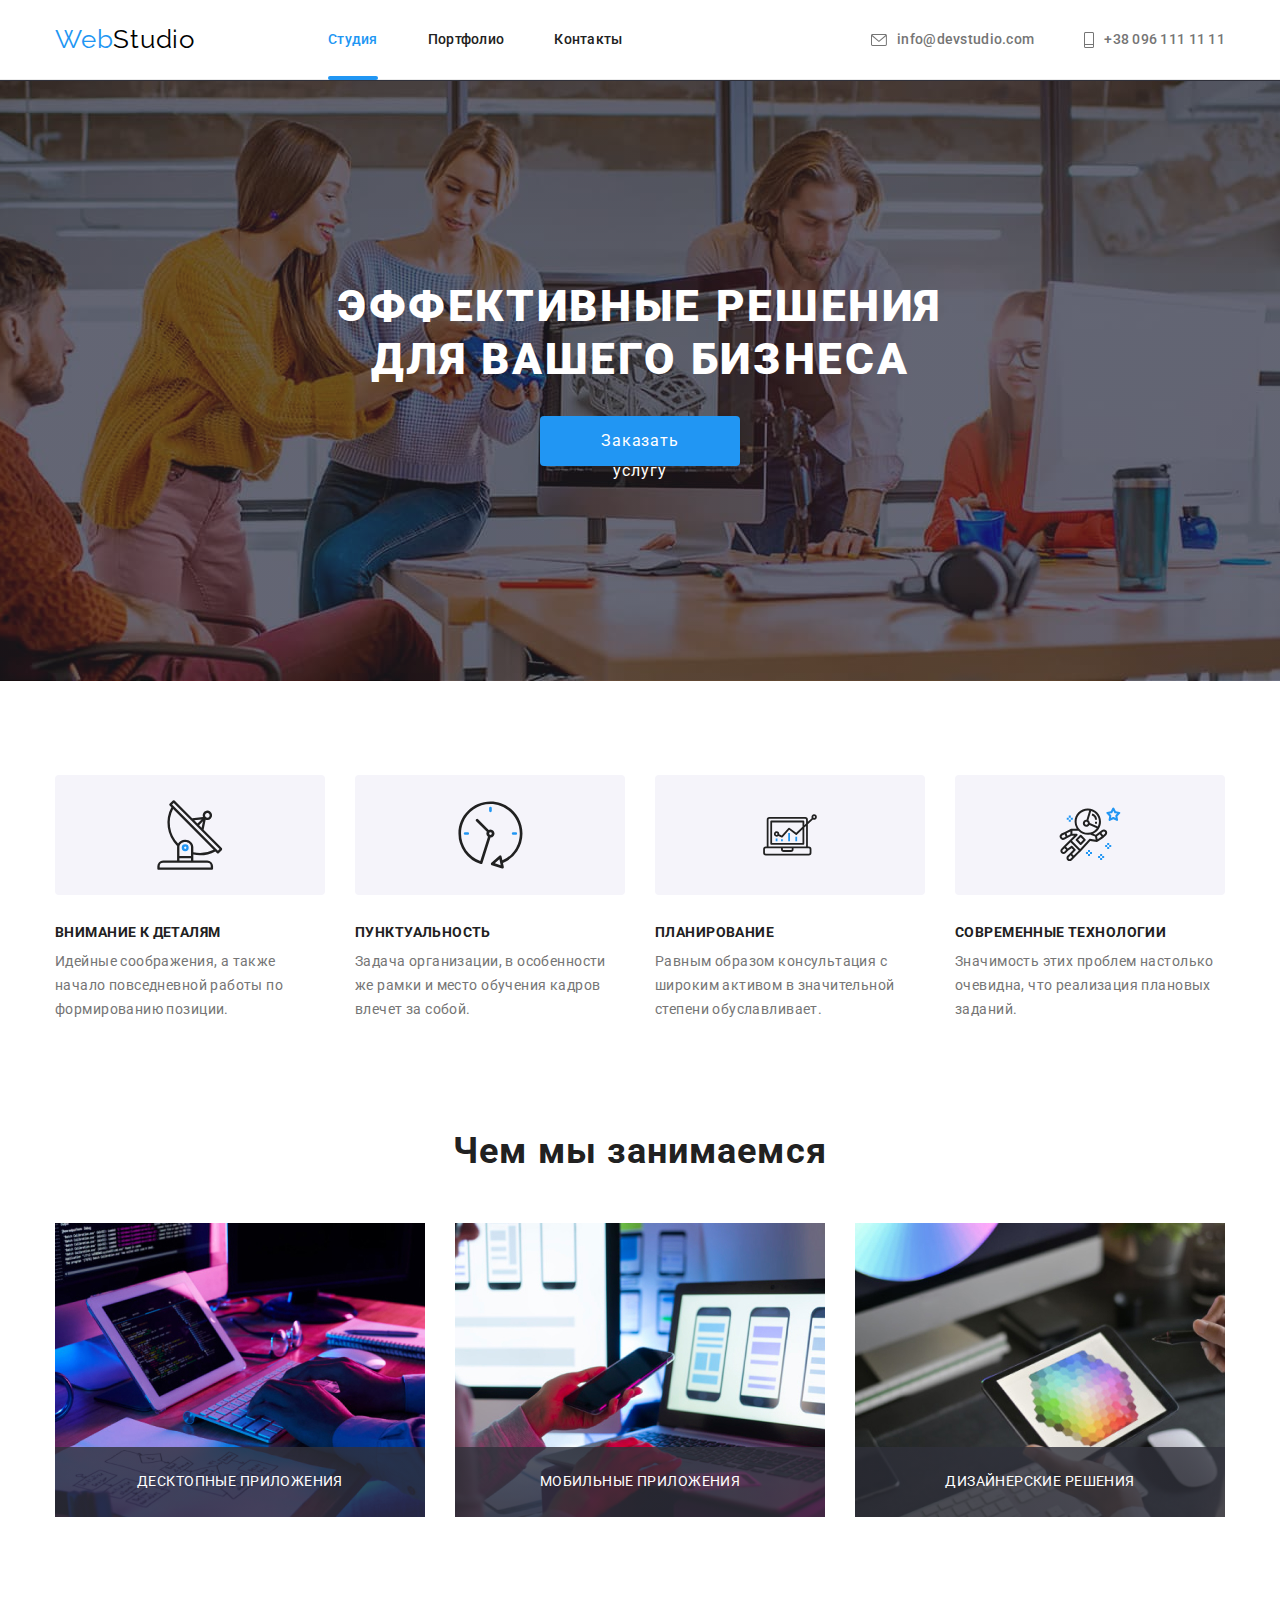
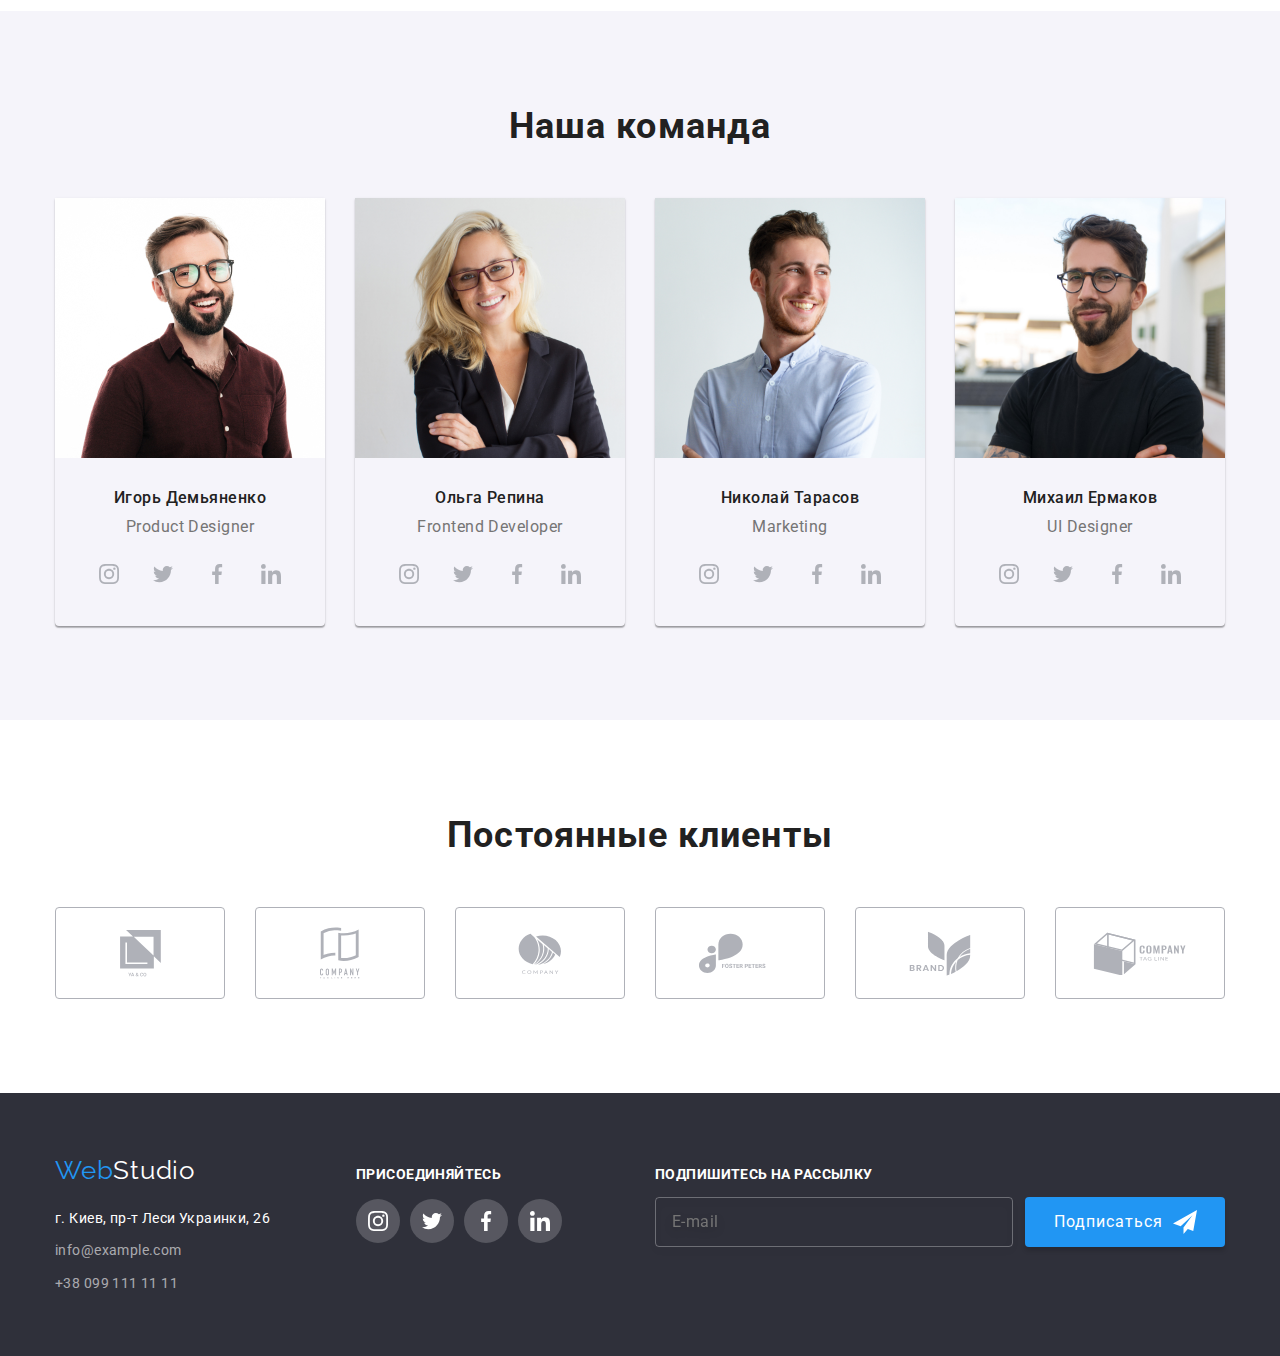
<file: index.html>
<!DOCTYPE html>
<html lang="ru">

<head>
  <meta charset="utf-8" />
  <meta name="description" content="Эффективные решения для вашего бизнеса" />
  <title>Web Studio</title>
  <link rel="preconnect" href="https://fonts.googleapis.com">
  <link rel="preconnect" href="https://fonts.gstatic.com" crossorigin>
  <link href="https://fonts.googleapis.com/css2?family=Raleway:wght@700&family=Roboto:wght@400;500;700;900&display=swap"
    rel="stylesheet">
  <link rel="stylesheet" href="https://cdnjs.cloudflare.com/ajax/libs/modern-normalize/1.1.0/modern-normalize.min.css">
  <link rel="stylesheet" href="./сss/style.css">
</head>

<body class="body">

  <!-- Шапка сторінки -->
  <header class="page-header">
    <div class="container main-nav">
      <a href="/index.html" class="logo link">Web<span class="black-color">Studio</span></a>
      <nav>
        <ul class="site-nav list">
          <li class="item"><a href="./index.html" class="link current">Студия</a></li>
          <li class="item"><a href="./portfolio.html" class="link">Портфолио</a></li>
          <li class="item"><a href="" class="link">Контакты</a></li>
        </ul>
      </nav>
      <ul class="header-info list">
        <li class="item">
          <a href="mailto:info@devstudio.com" class="info-link link">
            <svg class="item-icon" width="16px" height="12px">
              <use href="./img/sprite.svg#icon-mail"></use>
            </svg><span>info@devstudio.com</span></a>
        </li>

        <li class="item">
          <a href="tel:+380961111111" class="info-link link">
            <svg class="item-icon" width="10px" height="16px">
              <use href="./img/sprite.svg#icon-phone"></use>
            </svg><span>+38 096 111 11 11</span></a>
        </li>
      </ul>
    </div>
  </header>

  <!--Унікальний контент сторінки  -->
  <main>

    <!-- Секція перша -->
    <section class="main-section">
      <h1 class="main-title">Эффективные решения для вашего бизнеса</h1>
      <button type="button" class="primary-button" data-modal-open>Заказать услугу</button>

    </section>

    <!-- Секція друга -->

    <section class="secondary-section">
      <div class="container">
        <ul class="advantages list">
          <li class="advantage-item">
            <div class="advantage-icon-group">
              <svg class="advantage-icon" width="65.32px" height="70px">
                <use class="satellite-icon" href="./img/sprite.svg#icon-satellite1"></use>
              </svg>
            </div>
            <h3 class="advantage">Внимание к деталям</h3>
            <p class="specific-advantage">Идейные соображения, а также начало повседневной работы по формированию
              позиции.</p>
          </li>

          <li class="advantage-item">
            <div class="advantage-icon-group">
              <svg class="advantage-icon" width="66.96px" height="70px">
                <use class="satellite-icon" href="./img/sprite.svg#icon-clock1"></use>
              </svg>
            </div>
            <h3 class="advantage">Пунктуальность</h3>
            <p class="specific-advantage">Задача организации, в особенности же рамки и место обучения кадров влечет за
              собой.</p>
          </li>

          <li class="advantage-item">
            <div class="advantage-icon-group">
              <svg class="advantage-icon" width="70px" height="53.69px">
                <use class="satellite-icon" href="./img/sprite.svg#icon-graph1"></use>
              </svg>
            </div>
            <h3 class="advantage">Планирование</h3>
            <p class="specific-advantage">Равным образом консультация с широким активом в значительной степени
              обуславливает.</p>
          </li>

          <li class="advantage-item">
            <div class="advantage-icon-group">
              <svg class="advantage-icon" width="70px" height="60.66px">
                <use class="satellite-icon" href="./img/sprite.svg#icon-astronaut"></use>
              </svg>
            </div>
            <h3 class="advantage">Современные технологии</h3>
            <p class="specific-advantage">Значимость этих проблем настолько очевидна, что реализация плановых заданий.
            </p>
          </li>
        </ul>
      </div>
    </section>

    <!-- Секція третя -->

    <section class="third-section">
      <div class="container">
        <h2 class="secondary-title">Чем мы занимаемся</h2>
        <ul class="work list">
          <li class="work-item"><img src="./img/computer-typing.jpg"
              alt="человек, который сидит за столом и печатает на клавиатуре перед компьютером, а рядом лежат заметки"
              width="370" height="294">
            <a href="">
              <div class="overlay">
                <p class="overlay-text">Десктопные приложения</p>
              </div>
            </a>
          </li>
          <li class="work-item"><img src="./img/phone.jpg"
              alt="человек, который сидит за столом перед ноутбуком и держит в руке телефон" width="370" height="294">
            <a href="">
              <div class="overlay">
                <p class="overlay-text">Мобильные приложения</p>
              </div>
            </a>
          </li>
          <li class="work-item"><img src="./img/tablet.jpg"
              alt="человек, который сидит перед компьютером и держит в руке планшет с ручкой, а на планшете изображена гамма цветов"
              width="370" height="294">
            <a href="">
              <div class="overlay">
                <p class="overlay-text">Дизайнерские решения</p>
              </div>
            </a>
          </li>
        </ul>
      </div>
    </section>


    <!-- Секція четверта -->
    <section class="team-section">
      <div class="container">
        <h2 class="secondary-title">Наша команда</h2>
        <ul class="team list">
          <li class="team-card">
            <img src="./img/employee-1.jpg" alt="молодой человек в очках, в темной рубашке ,брюнет который улыбается"
              width="270" height="260">
            <h3 class="employee-name">Игорь Демьяненко</h3>
            <p lang="en" class="team-specialty"> Product Designer</p>

            <ul class="team-icon-list">

              <li class="team-icon-item">
                <a href="" class="team-icon-item">
                  <svg class="team-icon" width="20px" height="20px">
                    <use href="./img/sprite.svg#icon-instagram"></use>
                  </svg>
                </a>
              </li>

              <li class="team-icon-item">
                <a href="" class="team-icon-item">
                  <svg class="team-icon" width="20px" height="20px">
                    <use href="./img/sprite.svg#icon-twitter"></use>
                  </svg>
                </a>
              </li>

              <li class="team-icon-item">
                <a href="" class="team-icon-item">
                  <svg class="team-icon" width="20px" height="20px">
                    <use href="./img/sprite.svg#icon-facebook"></use>
                  </svg>
                </a>
              </li>

              <li class="team-icon-item">
                <a href="" class="team-icon-item">
                  <svg class="team-icon" width="20px" height="20px">
                    <use href="./img/sprite.svg#icon-linkedin"></use>
                  </svg>
                </a>
              </li>
            </ul>
          </li>

          <li class="team-card">
            <img src="./img/employee-2.jpg" alt="молодая девушка в очках, блондинка в костюме которая улыбается"
              width="270" height="260">
            <h3 class="employee-name">Ольга Репина</h3>
            <p lang="en" class="team-specialty"> Frontend Developer</p>
            <ul class="team-icon-list">

              <li class="team-icon-item">
                <a href="" class="team-icon-item">
                  <svg class="team-icon" width="20px" height="20px">
                    <use href="./img/sprite.svg#icon-instagram"></use>
                  </svg>
                </a>
              </li>

              <li class="team-icon-item">
                <a href="" class="team-icon-item">
                  <svg class="team-icon" width="20px" height="20px">
                    <use href="./img/sprite.svg#icon-twitter"></use>
                  </svg>
                </a>
              </li>

              <li class="team-icon-item">
                <a href="" class="team-icon-item">
                  <svg class="team-icon" width="20px" height="20px">
                    <use href="./img/sprite.svg#icon-facebook"></use>
                  </svg>
                </a>
              </li>

              <li class="team-icon-item">
                <a href="" class="team-icon-item">
                  <svg class="team-icon" width="20px" height="20px">
                    <use href="./img/sprite.svg#icon-linkedin"></use>
                  </svg>
                </a>
              </li>
            </ul>
          </li>

          <li class="team-card">
            <img src="./img/employee-3.jpg" alt="молодой парень в белой рубашке, который улыбается" width="270"
              height="260">
            <h3 class="employee-name">Николай Тарасов</h3>
            <p lang="en" class="team-specialty"> Marketing</p>
            <ul class="team-icon-list">

              <li class="team-icon-item">
                <a href="" class="team-icon-item">
                  <svg class="team-icon" width="20px" height="20px">
                    <use href="./img/sprite.svg#icon-instagram"></use>
                  </svg>
                </a>
              </li>

              <li class="team-icon-item">
                <a href="" class="team-icon-item">
                  <svg class="team-icon" width="20px" height="20px">
                    <use href="./img/sprite.svg#icon-twitter"></use>
                  </svg>
                </a>
              </li>

              <li class="team-icon-item">
                <a href="" class="team-icon-item">
                  <svg class="team-icon" width="20px" height="20px">
                    <use href="./img/sprite.svg#icon-facebook"></use>
                  </svg>
                </a>
              </li>

              <li class="team-icon-item">
                <a href="" class="team-icon-item">
                  <svg class="team-icon" width="20px" height="20px">
                    <use href="./img/sprite.svg#icon-linkedin"></use>
                  </svg>
                </a>
              </li>
            </ul>
          </li>

          <li class="team-card">
            <img src="./img/employee-4.jpg" alt="молодой парень в очках, брюнет, в черной футболке, слегка улыбается"
              width="270" height="260">
            <h3 class="employee-name">Михаил Ермаков</h3>
            <p lang="en" class="team-specialty"> UI Designer</p>
            <ul class="team-icon-list">

              <li class="team-icon-item">
                <a href="" class="team-icon-item">
                  <svg class="team-icon" width="20px" height="20px">
                    <use href="./img/sprite.svg#icon-instagram"></use>
                  </svg>
                </a>
              </li>

              <li class="team-icon-item">
                <a href="" class="team-icon-item">
                  <svg class="team-icon" width="20px" height="20px">
                    <use href="./img/sprite.svg#icon-twitter"></use>
                  </svg>
                </a>
              </li>

              <li class="team-icon-item">
                <a href="" class="team-icon-item">
                  <svg class="team-icon" width="20px" height="20px">
                    <use href="./img/sprite.svg#icon-facebook"></use>
                  </svg>
                </a>
              </li>

              <li class="team-icon-item">
                <a href="" class="team-icon-item">
                  <svg class="team-icon" width="20px" height="20px">
                    <use href="./img/sprite.svg#icon-linkedin"></use>
                  </svg>
                </a>
              </li>
            </ul>
          </li>
        </ul>
      </div>
    </section>
    <!-- Секція п'ята -->
    <section class="clients-section">
      <h2 class="secondary-title">Постоянные клиенты</h2>
      <ul class="clients-logo-list container">
        <li class="clients-logo-item">
          <a href="" class="clients-logo-source link">
            <svg class="clients-icon" width="41px" height="46.7px">
              <use href="./img/sprite.svg#icon-client-1"></use>
            </svg>
          </a>
        </li>

        <li class="clients-logo-item">
          <a href="" class="clients-logo-source link">
            <svg class="clients-icon" width="40px" height="52px">
              <use href="./img/sprite.svg#icon-client-2"></use>
            </svg>
          </a>
        </li>

        <li class="clients-logo-item">
          <a href="" class="clients-logo-source link">
            <svg class="clients-icon" width="43.46px" height="41.18px">
              <use href="./img/sprite.svg#icon-client-3"></use>
            </svg>
          </a>
        </li>

        <li class="clients-logo-item">
          <a href="" class="clients-logo-source link">
            <svg class="clients-icon" width="84.44px" height="40.62px">
              <use href="./img/sprite.svg#icon-client-4"></use>
            </svg>
          </a>
        </li>

        <li class="clients-logo-item">
          <a href="" class="clients-logo-source link">
            <svg class="clients-icon" width="62.54px" height="45.43px">
              <use href="./img/sprite.svg#icon-client-5"></use>
            </svg>
          </a>
        </li>

        <li class="clients-logo-item">
          <a href="" class="clients-logo-source link">
            <svg class="clients-icon" width="93.79px" height="43.93px">
              <use href="./img/sprite.svg#icon-client-6"></use>
            </svg>
          </a>
        </li>
      </ul>
    </section>

  </main>

  <!--Підвал сторінки -->
  <footer class="footer">
    <div class="container footer-container">
      <div class="address-container">
        <a href="/index.html" class="logo link">Web<span class="white-color">Studio</span></a>
        <address>
          <ul class="address list">
            <li class="address-item"><a href="" class="physical-address link">г. Киев, пр-т Леси Украинки, 26</a></li>
            <li class="address-item"><a href="info@example.com" class="info link">info@example.com</a></li>
            <li class="address-item"><a href="tel:+380991111111" class="info link">+38 099 111 11 11</a></li>
          </ul>
        </address>
      </div>

      <div class="join">
        <h3 class="join-title">Присоединяйтесь</h3>
        <ul class="join-icon-list">
          <li class="join-icon-item">
            <a href="" class="join-icon-item">
              <svg width="20px" height="20px">
                <use href="./img/sprite.svg#icon-instagram"></use>
              </svg>
            </a>
          </li>

          <li class="join-icon-item">
            <a href="" class="join-icon-item">
              <svg width="20px" height="20px">
                <use href="./img/sprite.svg#icon-twitter"></use>
              </svg>
            </a>
          </li>

          <li class="join-icon-item">
            <a href="" class="join-icon-item">
              <svg width="20px" height="20px">
                <use href="./img/sprite.svg#icon-facebook"></use>
              </svg>
            </a>
          </li>

          <li class="join-icon-item">
            <a href="" class="join-icon-item">
              <svg width="20px" height="20px">
                <use href="./img/sprite.svg#icon-linkedin"></use>
              </svg>
            </a>
          </li>
        </ul>
        </li>
        </ul>
      </div>

      <div class="follow">
        <h3 class="join-title">Подпишитесь на рассылку</h3>
        <form class="follow-form">
          <label class="follow-label">
            <input type="email" class="form-input" name="mail" required placeholder="E-mail">
          </label>
          <button class="primary-button" type="submit"><span class="follow-text">Подписаться</span> 
            <svg class="icon-send" width="24px" height="24px">
              <use href="./img/sprite.svg#icon-modal-send"></use>
            </svg></button>
        </form>
      </div>

    </div>

  </footer>

  <!-- Модальне вікно -->
  <div class="backdrop is-hidden" data-modal>
    <div class="modal">
      <button type="button" class="close-button" data-modal-close>
          <svg class="icon-close" width="18px" height="18px">
          <use href="./img/sprite.svg#icon-close"></use>
        </svg>
      </button>
      <p class="modal-title">Оставьте свои данные, мы вам перезвоним</p>
      
  <!-- Модальна форма -->
      <form action="modal-form">
        <div class="form-field">  
          <label class="form-field-title" for="name">Имя</label>
          <input class="form-field-input" type="text" name="name" id="name">
           <svg class="overlay-modal" width="18px" height="18px">
            <use href="./img/sprite.svg#icon-modal-person"></use>
          </svg>
        </div>
        
        <div class="form-field">
        <label class="form-field-title" for="tel">Телефон</label>
        <input class="form-field-input" type="tel" name="tel" id="tel" >
        <svg class="overlay-modal" width="18px" height="18px">
          <use href="./img/sprite.svg#icon-modal-phone"></use>
        </svg>
        </div>
        
        <div class="form-field">
          <label class="form-field-title" for="mail">Почта</label>
        <input class="form-field-input" type="email" name="mail" id="mail">
        <svg class="overlay-modal" width="18px" height="18px">
          <use href="./img/sprite.svg#icon-modal-email"></use>
        </svg>
        </div>
        
        <div class="form-field-comment"> 
          <label class="form-field-title" for="comment">Комментарий</label>
          <textarea class="commentarea" name="comment" id="comment" cols="30" rows="10" placeholder="Введите текст"></textarea>
        </div>
        
        <div class="form-field-check">
          <label class="form-field-policy" class="check-field">
            <input class="checkbox-input" type="checkbox" name="polisy">
            <span class="check-icon">
              <svg width="11px" height="8px">
                <use href="./img/sprite.svg#icon-modal-check"></use>
              </svg>
            </span>
            <span class="checkbox-text">Соглашаюсь с рассылкой и принимаю <a href="" class="policy-link">Условия
                договора</a></span>
          </label>
        </div>
          
          <div class="form-field-button">
             <button class="primary-button" type="submit">Отправить</button>
          </div>
  </div>


      </form>
  <script src="./js/modal.js"></script>
</body>

</html>
</file>
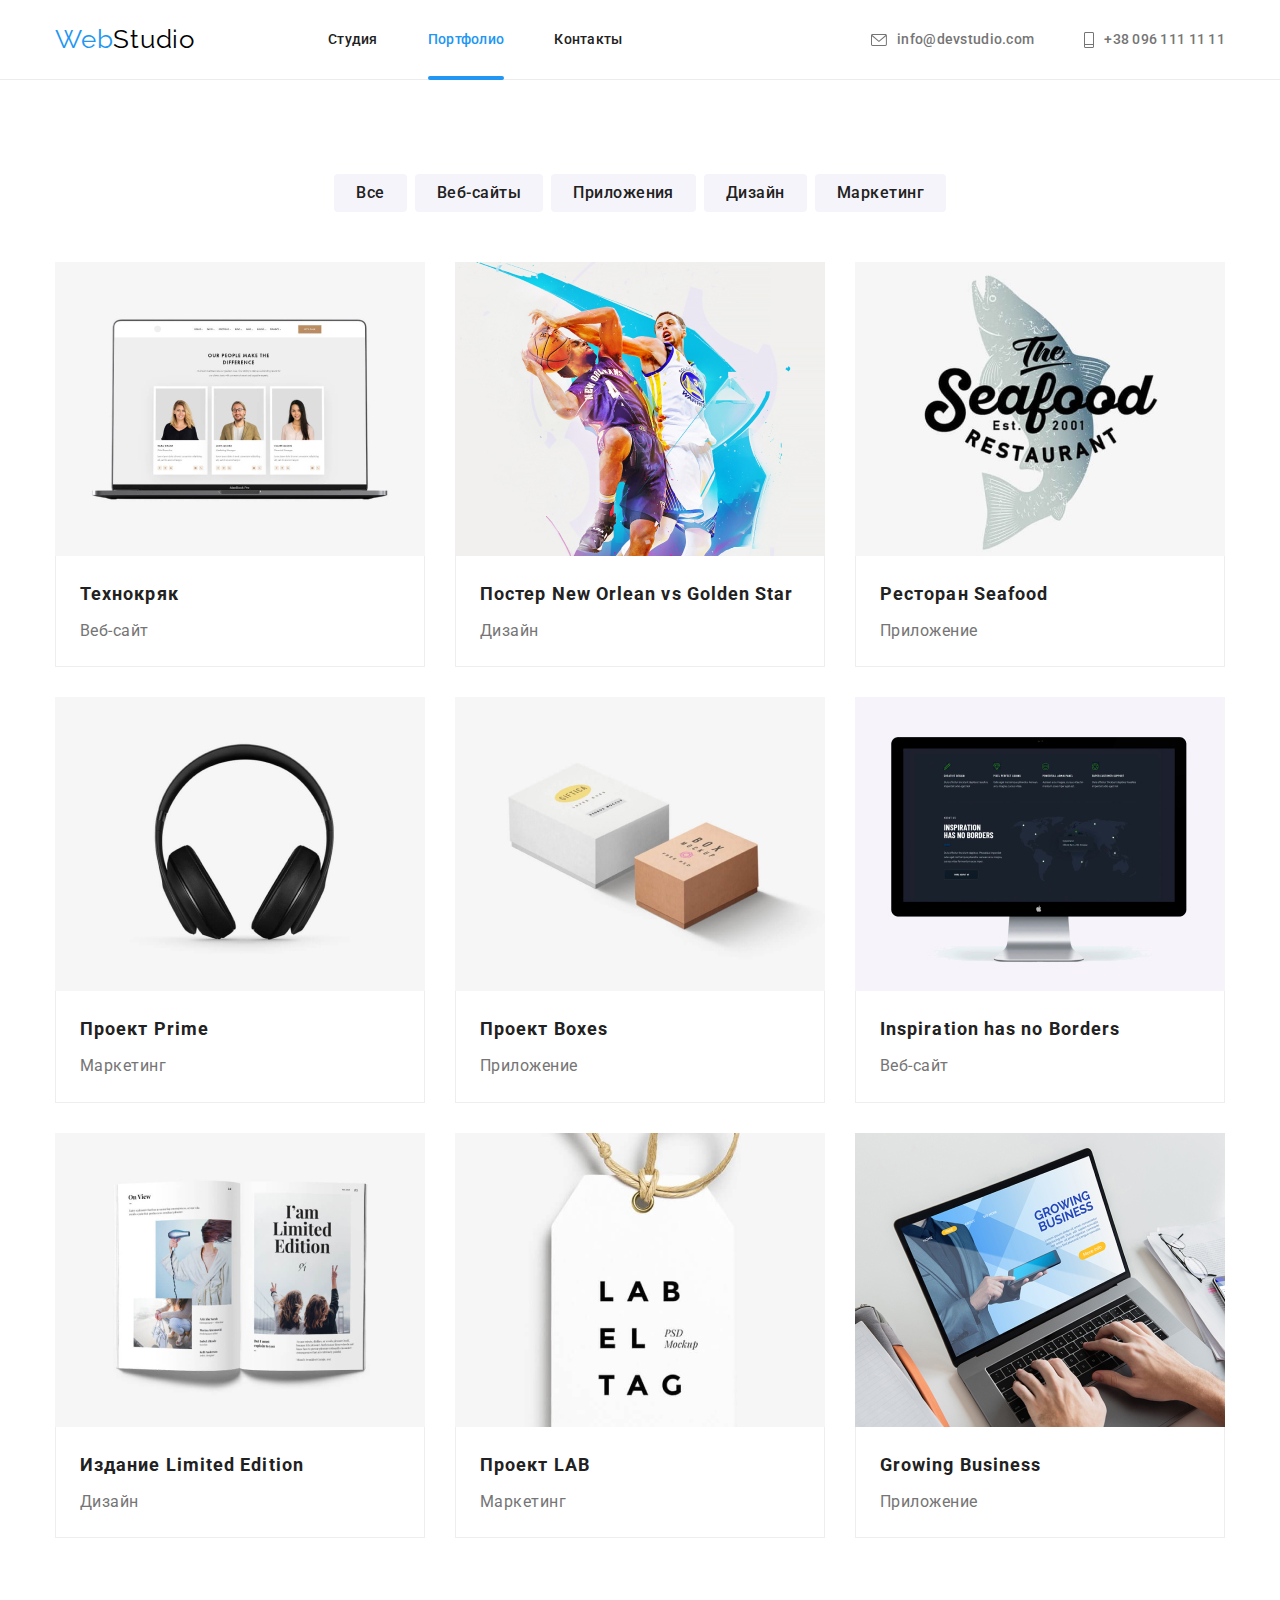
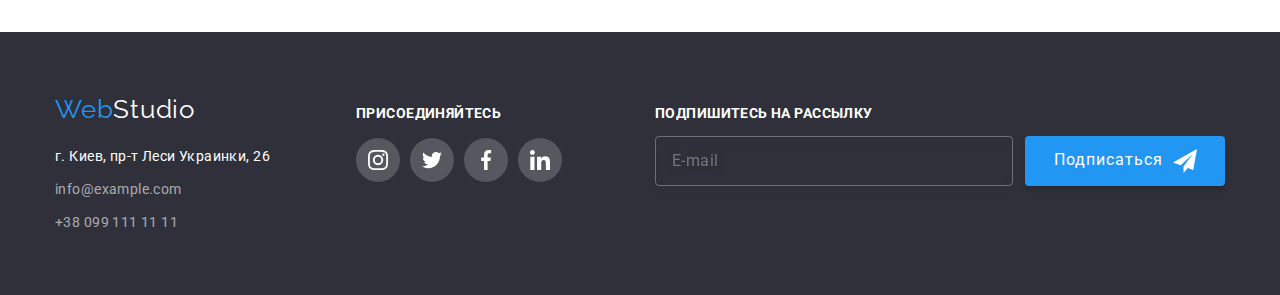
<file: portfolio.html>
<!DOCTYPE html>
<html lang="ru">

<head>
  <meta charset="utf-8" />
  <meta name="description" content="Эффективные решения для вашего бизнеса" />
  <title>Web Studio</title>
  <link rel="preconnect" href="https://fonts.googleapis.com">
  <link rel="preconnect" href="https://fonts.gstatic.com" crossorigin>
  <link href="https://fonts.googleapis.com/css2?family=Raleway:wght@700&family=Roboto:wght@400;500;700;900&display=swap"
    rel="stylesheet">
  <link rel="stylesheet" href="https://cdnjs.cloudflare.com/ajax/libs/modern-normalize/1.1.0/modern-normalize.min.css">
  <link rel="stylesheet" href="./сss/style.css">
</head>

<body class="body">
  <!-- Шапка сторінки -->
  <header class="page-header">
    <div class="container main-nav">
      <a href="/index.html" class="logo link">Web<span class="black-color">Studio</span></a>
      <nav>
        <ul class="site-nav list">
          <li class="item"><a href="./index.html" class="link">Студия</a></li>
          <li class="item"><a href="./portfolio.html" class="link current">Портфолио</a></li>
          <li class="item"><a href="" class="link">Контакты</a></li>
        </ul>
      </nav>
      <ul class="header-info list">
        <li class="item">
          <a href="mailto:info@devstudio.com" class="info-link link">
            <svg class="item-icon" width="16px" height="12px">
              <use href="./img/sprite.svg#icon-mail"></use>
            </svg><span>info@devstudio.com</span></a>
        </li>

        <li class="item">
          <a href="tel:+380961111111" class="info-link link">
            <svg class="item-icon" width="10px" height="16px">
              <use href="./img/sprite.svg#icon-phone"></use>
            </svg><span>+38 096 111 11 11</span></a>
        </li>
      </ul>
    </div>
  </header>

  <!-- Унікальний контент сторінки -->
  <main>

    <section class="portfolio-section">
      <div class="container">
        <ul class="portfolio-nav list">
          <li class="nav-button"><button type="button" class="secondary-button">Все</button></li>
          <li class="nav-button"><button type="button" class="secondary-button">Веб-сайты</button></li>
          <li class="nav-button"><button type="button" class="secondary-button">Приложения</button></li>
          <li class="nav-button"><button type="button" class="secondary-button">Дизайн</button></li>
          <li class="nav-button"><button type="button" class="secondary-button">Маркетинг</button></li>
        </ul>

        <ul class="portfolio-items list">
          <li class="portfolio-card">
            <a href="" class="portfolio-link">
              <div class="img-thumb">
                <img src="./img/techno.jpg" alt="открытый ноутбук, на экране которого изображен сайт" width="370"
                  height="294">
                <div class="overlay-portfolio">
                  <p class="overlay-text-portfolio">
                    Технокряк это современная площадка распространения коронавируса. Компании используют эту платформу
                    для цифрового шпионажа и атак на защищённые сервера конкурентов.
                  </p>
                </div>
              </div>
              <div class="card-text">
                <h2 class="item-name">Технокряк</h3>
                  <p class="item-description">Веб-сайт</p>
              </div>
            </a>
          </li>

          <li class="portfolio-card">
            <a href="" class="portfolio-link">
              <div class="img-thumb">
                <img src="./img/poster.jpg"
                  alt="постер, на котором два человека в спортивной форме борются за баскетбольный мяч" width="370"
                  height="294">
                <div class="overlay-portfolio">
                  <p class="overlay-text-portfolio">
                    Технокряк это современная площадка распространения коронавируса. Компании используют эту платформу
                    для цифрового шпионажа и атак на защищённые сервера конкурентов.
                  </p>
                </div>
              </div>
              <div class="card-text">
                <h2 class="item-name">Постер<span lang="en"> New Orlean vs Golden Star</span></h3>
                  <p class="item-description">Дизайн</p>
              </div>
            </a>
          </li>

          <li class="portfolio-card">
            <a href="" class="portfolio-link">
              <div class="img-thumb">
                <img src="./img/restaurant.jpg" alt="логотип ресторана морской пищи в форме надписи на фоне рыбы"
                  width="370" height="294">
                <div class="overlay-portfolio">
                  <p class="overlay-text-portfolio">
                    Технокряк это современная площадка распространения коронавируса. Компании используют эту платформу
                    для цифрового шпионажа и атак на защищённые сервера конкурентов.
                  </p>
                </div>
              </div>
              <div class="card-text">
                <h2 class="item-name">Ресторан<span lang="en"> Seafood</span></h3>
                  <p class="item-description">Приложение</p>
              </div>
            </a>
          </li>

          <li class="portfolio-card">
            <a href="" class="portfolio-link">
              <div class="img-thumb">
                <img src="./img/headset.jpg" alt="большие черные наушники" width="370" height="294">
                <div class="overlay-portfolio">
                  <p class="overlay-text-portfolio">
                    Технокряк это современная площадка распространения коронавируса. Компании используют эту платформу
                    для цифрового шпионажа и атак на защищённые сервера конкурентов.
                  </p>
                </div>
              </div>
              <div class="card-text">
                <h2 class="item-name">Проект<span lang="en"> Prime</span></h3>
                  <p class="item-description">Маркетинг</p>
              </div>
            </a>
          </li>

          <li class="portfolio-card">
            <a href="" class="portfolio-link">
              <div class="img-thumb">
                <img src="./img/boxes.jpg" alt="две коробки, одна большая в белом цвете, вторая меньше коричневая"
                  width="370" height="294">
                <div class="overlay-portfolio">
                  <p class="overlay-text-portfolio">
                    Технокряк это современная площадка распространения коронавируса. Компании используют эту платформу
                    для цифрового шпионажа и атак на защищённые сервера конкурентов.
                  </p>
                </div>
              </div>
              <div class="card-text">
                <h2 class="item-name">Проект<span lang="en"> Boxes</span></h3>
                  <p class="item-description">Приложение</p>
              </div>
            </a>
          </li>

          <li class="portfolio-card">
            <a href="" class="portfolio-link">
              <div class="img-thumb">
                <img src="./img/web-computer.jpg" alt="монитор компьютера, на котором запечатлен сайт на темном фоне"
                  width="370" height="294">
                <div class="overlay-portfolio">
                  <p class="overlay-text-portfolio">
                    Технокряк это современная площадка распространения коронавируса. Компании используют эту платформу
                    для цифрового шпионажа и атак на защищённые сервера конкурентов.
                  </p>
                </div>
              </div>
              <div class="card-text">
                <h2 class="item-name"><span lang="en">Inspiration has no Borders</span></h3>
                  <p class="item-description">Веб-сайт</p>
              </div>
            </a>
          </li>

          <li class="portfolio-card">
            <a href="" class="portfolio-link">
              <div class="img-thumb">
                <img src="./img/book.jpg" alt="книга, иллюстрированная картинками и текстом" width="370" height="294">
                <div class="overlay-portfolio">
                  <p class="overlay-text-portfolio">
                    Технокряк это современная площадка распространения коронавируса. Компании используют эту платформу
                    для цифрового шпионажа и атак на защищённые сервера конкурентов.
                  </p>
                </div>
              </div>
              <div class="card-text">
                <h2 class="item-name">Издание<span lang="en"> Limited Edition</span></h3>
                  <p class="item-description">Дизайн</p>
              </div>
            </a>
          </li>

          <li class="portfolio-card">
            <a href="" class="portfolio-link">
              <div class="img-thumb">
                <img src="./img/label.jpg" alt="белый брелок с надписью" width="370" height="294">
                <div class="overlay-portfolio">
                  <p class="overlay-text-portfolio">
                    Технокряк это современная площадка распространения коронавируса. Компании используют эту платформу
                    для цифрового шпионажа и атак на защищённые сервера конкурентов.
                  </p>
                </div>
              </div>
              <div class="card-text">
                <h2 class="item-name">Проект<span lang="en"> LAB</span></h3>
                  <p class="item-description">Маркетинг</p>
              </div>
            </a>
          </li>

          <li class="portfolio-card">
            <a href="" class="portfolio-link">
              <div class="img-thumb">
                <img src="./img/laptop.jpg" alt="открытый ноутбук, на котором человеческие руки печатают" width="370"
                  height="294">
                <div class="overlay-portfolio">
                  <p class="overlay-text-portfolio">
                    Технокряк это современная площадка распространения коронавируса. Компании используют эту платформу
                    для цифрового шпионажа и атак на защищённые сервера конкурентов.
                  </p>
                </div>
              </div>
              <div class="card-text">
                <h2 class="item-name"><span lang="en">Growing Business</span></h3>
                  <p class="item-description">Приложение</p>
              </div>
            </a>
          </li>
        </ul>
      </div>
    </section>
  </main>

  <!--Підвал сторінки -->
  <footer class="footer">
    <div class="container footer-container">
      <div class="address-container">
        <a href="/index.html" class="logo link">Web<span class="white-color">Studio</span></a>
        <address>
          <ul class="address list">
            <li class="address-item"><a href="" class="physical-address link">г. Киев, пр-т Леси Украинки, 26</a></li>
            <li class="address-item"><a href="info@example.com" class="info link">info@example.com</a></li>
            <li class="address-item"><a href="tel:+380991111111" class="info link">+38 099 111 11 11</a></li>
          </ul>
        </address>
      </div>

      <div class="join">
        <h3 class="join-title">Присоединяйтесь</h3>
        <ul class="join-icon-list">
          <li class="join-icon-item">
            <a href="" class="join-icon-item">
              <svg width="20px" height="20px">
                <use href="./img/sprite.svg#icon-instagram"></use>
              </svg>
            </a>
          </li>

          <li class="join-icon-item">
            <a href="" class="join-icon-item">
              <svg width="20px" height="20px">
                <use href="./img/sprite.svg#icon-twitter"></use>
              </svg>
            </a>
          </li>

          <li class="join-icon-item">
            <a href="" class="join-icon-item">
              <svg width="20px" height="20px">
                <use href="./img/sprite.svg#icon-facebook"></use>
              </svg>
            </a>
          </li>

          <li class="join-icon-item">
            <a href="" class="join-icon-item">
              <svg width="20px" height="20px">
                <use href="./img/sprite.svg#icon-linkedin"></use>
              </svg>
            </a>
          </li>
        </ul>
        </li>
        </ul>
      </div>

      <div class="follow">
        <h3 class="join-title">Подпишитесь на рассылку</h3>
        <form class="follow-form">
          <label class="follow-label">
            <input type="email" class="form-input" name="mail" required placeholder="E-mail">
          </label>
          <button class="primary-button" type="submit"><span class="follow-text">Подписаться</span>
            <svg class="icon-send" width="24px" height="24px">
              <use href="./img/sprite.svg#icon-modal-send"></use>
            </svg></button>
        </form>
      </div>

    </div>

  </footer>

</body>

</html>
</file>
<file: сss/style.css>
:root {
  --primary-text-color: #212121;
  --paragraph-text-color: #757575;
  --accent-color: #2196f3;
  --body-background-color: #ffffff;
  --logo-black-color: #000000;
  --footor-background-color: #2f303a;
  --team-background-color: #f5f4fa;
  --footer-info-color: rgba(255, 255, 255, 0.6);
  --primary-button-shadow: 0px 4px 4px rgba(0, 0, 0, 0.15);
  --team-card-shadow: 0px 1px 3px rgba(0, 0, 0, 0.12),
    0px 1px 1px rgba(0, 0, 0, 0.14), 0px 2px 1px rgba(0, 0, 0, 0.2);
  --portfolio-card-shadow: 0px 1px 1px rgba(0, 0, 0, 0.12),
    0px 4px 4px rgba(0, 0, 0, 0.06), 1px 4px 6px rgba(0, 0, 0, 0.16);
  --secondary-button-shadow: 0px 3px 1px rgba(0, 0, 0, 0.1),
    0px 1px 2px rgba(0, 0, 0, 0.08), 0px 2px 2px rgba(0, 0, 0, 0.12);
  --card-border-color: 1px solid #eeeeee;
  --icon-color: #afb1b8;
  --icon-background-color: rgba(255, 255, 255, 0.1);
  --header-border-color: 1px solid #ececec;
  --timing-function: cubic-bezier(0.4, 0, 0.2, 1);
}

*,
*::before,
*::after {
  box-sizing: border-box;
}

.body {
  background-color: var(--body-background-color);
  color: var(--primary-text-color);
  font-family: 'Roboto', 'Arial', sans-serif;
}
.container {
  width: 1200px;
  padding: 0 15px;
  margin: 0 auto;
}
.list {
  list-style: none;
  margin: 0;
}
.link {
  text-decoration: none;
  margin-top: 0;
  margin-bottom: 0;
}
/* Шапка сторінки */

/* Лого хедер */
.page-header {
  border-bottom: var(--header-border-color);
}
.page-header .main-nav {
  display: flex;
  align-items: center;
}
.logo {
  color: var(--accent-color);
  font-family: 'Raleway', 'Arial', sans-serif;
  font-size: 26px;
  line-height: 1.2;
  letter-spacing: 0.03em;
  transition: color 250ms var(--timing-function);
}
.logo .black-color {
  color: var(--logo-black-color);
  display: inline-block;
}
.logo:hover,
.logo:focus {
  color: var(--accent-color);
}

/* Навігація */
.site-nav {
  font-weight: 500;
  font-size: 14px;
  line-height: 1.1;
  letter-spacing: 0.02em;

  display: flex;
  margin-left: 93px;
}
.site-nav .item:not(:last-child),
.header-info .item:not(:last-child) {
  margin-right: 50px;
}
.site-nav .link {
  color: var(--primary-text-color);
  display: block;
  transition: color 250ms var(--timing-function);
}
.site-nav .link:hover,
.site-nav .link:focus {
  color: var(--accent-color);
}
.site-nav .link.current {
  color: var(--accent-color);
  padding: 32px 0;
}
.link.current {
  position: relative;
}
.link.current::after {
  content: '';
  display: block;
  width: 100%;
  height: 4px;
  background: var(--accent-color);
  border-radius: 2px;
  position: absolute;
  bottom: -1px;
}
.header-info {
  font-weight: 500;
  font-size: 14px;
  line-height: 1.1;
  letter-spacing: 0.02em;

  padding: 0;
  margin-left: auto;
  display: flex;
  align-items: center;
}
.info-link {
  color: var(--paragraph-text-color);
  display: flex;
  align-items: center;
  transition: color 250ms var(--timing-function);
}
.info-link:hover,
.info-link:focus {
  color: var(--accent-color);
}
.item {
  color: var(--paragraph-text-color);
  display: flex;
  align-items: center;
}
.item:hover,
.item-focus {
  color: var(--accent-color);
}
.item-icon {
  fill: currentColor;
  margin-right: 10px;
}

/* Унікальний контент сторінки */

/* Секція перша */

.main-section {
  background-color: var(--footor-background-color);
  color: var(--body-background-color);
  margin-top: 0;
  padding: 200px 0;
  text-align: center;

  background-image: linear-gradient(
      to right,
      rgba(47, 48, 58, 0.4),
      rgba(47, 48, 58, 0.4)
    ),
    url(../img/hero.jpg);

  background-repeat: no-repeat;
  background-position: center;
  background-size: 1600px;
}
.main-title {
  font-weight: 900;
  font-size: 44px;
  line-height: 1.2;
  letter-spacing: 0.06em;
  text-transform: uppercase;

  margin: 0 auto 30px auto;
  width: 696px;
}
/* Кнопка */
.primary-button {
  background-color: var(--accent-color);
  color: var(--body-background-color);
  font-family: inherit;
  font-size: 16px;
  line-height: 1.9;
  letter-spacing: 0.06em;

  box-shadow: var(--primary-button-shadow);
  border: none;
  border-radius: 4px;
  padding: 10px 32px;
  width: 200px;
  height: 50px;
  text-align: center;
  margin-top: 0;
  cursor: pointer;
}

/* Секція друга */
.secondary-section .container .advantages {
  display: flex;
  justify-content: space-between;
}
.secondary-section {
  padding: 94px 0 47px 0;
}
.advantages {
  padding: 0;
}
.adwantage-item {
  max-width: 270px;
}
.advantage-icon-group {
  background-color: var(--team-background-color);
  color: currentColor;
  width: 270px;
  height: 120px;
  border-radius: 4px;

  display: flex;
  justify-content: center;
  align-items: center;
  margin-bottom: 30px;
  padding: 0;
}
.satellite-icon {
  text-align: center;
  justify-content: center;
}
.advantage {
  font-size: 14px;
  line-height: 1.1;
  letter-spacing: 0.03em;
  text-transform: uppercase;

  margin: 0 0 10px;
}
.specific-advantage {
  color: var(--paragraph-text-color);
  font-size: 14px;
  line-height: 1.7;
  letter-spacing: 0.03em;

  margin-top: 0;
  max-width: 270px;
}

/* Секція третя */
.third-section {
  padding: 47px 0 94px 0;
}
.secondary-title {
  font-size: 36px;
  line-height: 1.2;
  text-align: center;
  letter-spacing: 0.03em;

  margin-top: 0;
  margin-bottom: 50px;
}
.work {
  display: flex;
  justify-content: space-between;
  padding-left: 0;
  padding-right: 0;
}
.work-item {
  position: relative;
}
.overlay {
  width: 370px;
  height: 70px;
  position: absolute;
  background-image: linear-gradient(
    to right,
    rgba(47, 48, 58, 0.8),
    rgba(47, 48, 58, 0.8)
  );
  bottom: 0;
}
.overlay-text {
  text-transform: uppercase;
  color: var(--body-background-color);
  font-size: 14px;
  line-height: 1.14;
  text-align: center;
  letter-spacing: 0.03em;
  padding: 27px 82px;
  margin: 0;
}

/* Секція четверта */
.team-section {
  background-color: var(--team-background-color);
  padding: 94px 0;
}
.team {
  display: flex;
  justify-content: space-between;
  padding-left: 0;
}
.team-card {
  text-align: center;

  box-shadow: var(--team-card-shadow);
  border-radius: 0px 0px 4px 4px;
}
.employee-name {
  font-weight: 500;
  font-size: 16px;
  line-height: 1.2;
  letter-spacing: 0.03em;

  margin-top: 30px;
  margin-bottom: 10px;
}
.team-specialty {
  font-size: 16px;
  line-height: 1.2;
  letter-spacing: 0.03em;
  color: var(--paragraph-text-color);

  margin-top: 0;
  margin-bottom: 16px;
}
/* Іконки четверта секція */

.team-icon-list {
  list-style: none;
  padding: 0 32px;
  margin-bottom: 30px;

  display: flex;
  justify-content: center;
  align-items: center;
}
.team-icon-item {
  width: 44px;
  height: 44px;
  display: flex;
  justify-content: center;
  align-items: center;
  border-radius: 50%;
  fill: var(--icon-color);
  transition: fill 250ms var(--timing-function),
    background-coor 250ms var(--timing-function);
}
.team-icon-item:not(:last-child) {
  margin-right: 10px;
}
.team-icon-item:hover,
.team-icon-item:focus {
  background-color: var(--accent-color);
  fill: var(--body-background-color);
}

/* П'ята секція + іконки */
.clients-section {
  padding-top: 94px;
}
.clients-logo-list {
  list-style: none;
  display: flex;
  justify-content: space-between;
  align-items: center;
  padding-bottom: 94px;
}
.clients-logo-source {
  width: 170px;
  height: 92px;
  border: 1px solid var(--icon-color);
  border-radius: 4px;
  fill: var(--icon-color);

  display: flex;
  justify-content: center;
  align-items: center;

  transition: fill 250ms var(--timing-function),
    border-color 250ms var(--timing-function);
}
.clients-logo-source:hover,
.clients-logo-source:focus {
  fill: var(--accent-color);
  border-color: var(--accent-color);
}

/* Підвал сторінки */
.footer {
  background-color: var(--footor-background-color);
  padding: 60px 0;
}
.footer-container {
  display: flex;
  align-items: baseline;
}
.address-container {
  margin-right: 70px;
}
/* Лого футер */

.logo .link {
  margin-left: 215px;
  transition: color 250ms var(--timing-function);
}
.white-color {
  color: var(--body-background-color);
}
.logo > .white-color {
  display: inline-block;
  margin-bottom: 20px;
}
.address {
  font-style: normal;
  font-size: 14px;
  line-height: 1.7;
  letter-spacing: 0.03em;

  padding: 0;
  width: 231px;
}
.physical-address {
  color: var(--body-background-color);
  margin-top: 0 0 9px;
  transition: color 250ms var(--timing-function);
}
.address .info {
  color: var(--footer-info-color);
  margin: 0 0 9px;
  transition: color 250ms var(--timing-function);
}
.address .link:hover,
.address .link:focus {
  color: var(--accent-color);
}
.address-item:not(:last-child) {
  margin-bottom: 9px;
}
.join-title {
  font-size: 14px;
  line-height: 1.1;
  letter-spacing: 0.03em;
  text-transform: uppercase;
  color: var(--body-background-color);
}
.join-icon-list {
  list-style: none;
  display: flex;
  align-items: center;
  padding-left: 0;
}
.join-icon-item {
  width: 44px;
  height: 44px;
  display: flex;
  justify-content: center;
  align-items: center;
  border-radius: 50%;
  fill: var(--body-background-color);
  background-color: var(--icon-background-color);
  transition: background-color 250ms var(--timing-function);
}
.join-icon-item:not(:last-child) {
  margin-right: 10px;
}
.join-icon-item:hover,
.join-icon-item:focus {
  background-color: var(--accent-color);
  fill: var(--body-background-color);
}
.follow {
  padding-left: 0;
  margin-left: auto;
}
.follow-form {
  display: flex;
}
.form-input {
  width: 358px;
  height: 50px;
  border-radius: 4px;
  border: 1px solid rgba(255, 255, 255, 0.3);
  box-sizing: border-box;
  filter: drop-shadow(0px 4px 4px rgba(0, 0, 0, 0.15));
  padding: 15px 0 15px 16px;
  background-color: transparent;

  font-size: 16px;
  line-height: 1.25;
  align-items: center;
  letter-spacing: 0.03em;
  color: rgba(255, 255, 255, 0.6);
  outline: none;
  transition: border-color 250ms var(--timing-function);
}
.form-input:hover,
.form-input:focus {
  border-color: var(--accent-color);
}
.follow-form .primary-button {
  display: flex;
  align-items: center;
  padding: 0;
  margin-left: 12px;
}

.follow-text {
  padding-left: 29px;
  padding-right: 10px;
}
.icon-send {
  padding: 0;
}
/* Модальне вікно */

.backdrop {
  position: fixed;
  top: 0;
  left: 0;
  width: 100%;
  height: 100%;
  background-color: rgba(0, 0, 0, 0.2);
  transition: opacity 250ms var(--timing-function);
}
.backdrop.is-hidden {
  opacity: 0;
  pointer-events: none;
}
.modal {
  position: absolute;
  top: 50%;
  left: 50%;
  transform: translate(-50%, -50%);

  width: 528px;
  min-height: 581px;
  background: var(--body-background-color);
  box-shadow: 0px 1px 3px rgba(0, 0, 0, 0.12), 0px 1px 1px rgba(0, 0, 0, 0.14),
    0px 2px 1px rgba(0, 0, 0, 0.2);
  border-radius: 4px;
  padding: 40px;
  opacity: 1;
  transition: transform 250ms var(--timing-function);
}
.close-button {
  fill: var(--logo-black-color);
  width: 30px;
  height: 30px;
  border-radius: 50%;
  display: flex;
  align-items: center;

  background: var(--body-background-color);
  border: 1px solid rgba(0, 0, 0, 0.1);
  cursor: pointer;
}
.modal > .close-button {
  position: absolute;
  right: 0;
  top: 0;
  margin: 8px;
}
.icon-close {
  fill: var(--logo-black-color);
  transition: fill 250ms var(--timing-function);
}
.icon-close:hover,
.icon-close:focus {
  fill: var(--accent-color);
}
.modal-title {
  margin: 0;
  font-weight: 700;
  margin-bottom: 12px;

  font-size: 20px;
  line-height: 1.15;
  text-align: center;
  letter-spacing: 0.03em;
  color: var(--primary-text-color);
}

/* Модальна форма */
.modal-form {
  width: 448px;
  height: 342px;
  flex-direction: column;
  position: relative;
}
.form-field {
  display: flex;
  flex-direction: column;
  width: 100%;
  position: relative;
}
.form-field:not(:last-child) {
  margin-bottom: 10px;
}
.form-field-title {
  display: block;
  font-size: 12px;
  line-height: 1.17;
  letter-spacing: 0.01em;
  color: var(--paragraph-text-color);
  padding-bottom: 4px;
}
.form-field-input {
  display: flex;
  padding: 0 20px 0 42px;
  border: 1px solid rgba(33, 33, 33, 0.2);
  border-radius: 4px;
  height: 40px;
  width: 448px;
  outline: none;
  transition: border-color 250ms var(--timing-function);
}
.form-field-input:hover,
.form-field-input:focus {
  border-color: var(--accent-color);
}
.overlay-modal {
  display: inline-block;
  position: absolute;
  top: 30px;
  left: 15px;
  fill: var(--primary-text-color);
  transition: fill 250ms var(--timing-function);
}
.form-field-input:focus ~ .overlay-modal,
.form-field-input:hover ~ .overlay-modal {
  fill: var(--accent-color);
}
.form-field-comment {
  margin-bottom: 20px;
}
.commentarea {
  resize: none;
  border: 1px solid rgba(33, 33, 33, 0.2);
  border-radius: 4px;
  height: 120px;
  padding: 12px 16px;
  font-size: 14px;
  line-height: 1.14;
  letter-spacing: 0.01em;
  width: 100%;
  outline: none;
  color: rgba(117, 117, 117, 0.5);
  transition: border-color 250ms var(--timing-function);
}
.commentarea:hover,
.commentarea:focus {
  border-color: var(--accent-color);
}
.form-field-check {
  margin-bottom: 20px;
}
.form-field-policy {
  display: flex;
  align-items: center;
  justify-content: center;
}
.checkbox-input {
  appearance: none;
  -webkit-appearance: none;
  -moz-appearance: none;
  position: absolute;
}
.checkbox-input:checked + .check-icon {
  background: var(--accent-color);
  border-radius: 2px;
  border: none;
  transition: background-color 250ms var(--timing-function);
}
.check-icon {
  width: 16px;
  height: 15px;
  fill: var(--body-background-color);

  border-radius: 2px;
  border: 2px solid var(--logo-black-color);

  align-items: center;
  justify-content: center;
  display: flex;
}
.checkbox-text {
  font-size: 14px;
  line-height: 1.7;
  letter-spacing: 0.03em;
  padding-left: 7px;

  color: var(--paragraph-text-color);
}
.policy-link {
  color: var(--accent-color);
}
.form-field-button {
  display: flex;
  justify-content: center;
}
/* Портфоліо */
.portfolio-section {
  padding: 94px 0;
}
.portfolio-nav {
  display: flex;
  justify-content: center;
  margin-bottom: 50px;
  padding-left: 0;
}
/* Кнопки у портфоліо */
.secondary-button {
  background: var(--team-background-color);
  color: var(--primary-text-color);
  font-weight: 500;
  font-size: 16px;
  line-height: 1.6;
  text-align: center;
  letter-spacing: 0.03em;

  min-width: 73px;
  border-radius: 4px;
  border: transparent;

  padding: 6px 22px;
  margin-top: 0;
  cursor: pointer;

  transition: all 250ms var(--timing-function);
}
.nav-button:not(:last-child) {
  margin-right: 8px;
}
.secondary-button:hover,
.secondary-button:focus {
  background: var(--accent-color);
  color: var(--body-background-color);
  box-shadow: var(--secondary-button-shadow);
}
.portfolio-items {
  display: flex;
  flex-wrap: wrap;

  padding-right: 0;
  padding-left: 0;
}
.portfolio-card:not(:nth-child(-n + 3)) {
  margin-top: 30px;
}
.portfolio-card:not(:nth-child(3n)) {
  margin-right: 30px;
}

.portfolio-link {
  text-decoration: none;
  display: block;

  transition: transform 250ms var(--timing-function),
    opasity 250ms var(--timing-function),
    box-shadow 250ms var(--timing-function);
}
.portfolio-link:hover,
.portfolio-link:focus {
  box-shadow: var(--portfolio-card-shadow);
}
.card-text {
  border: var(--card-border-color);
  border-top: none;
}
img {
  display: block;
}
.item-name {
  font-size: 18px;
  line-height: 2;
  letter-spacing: 0.06em;

  padding: 20px 24px 4px;
  margin-top: 0;
  margin-bottom: 0;
  min-width: 322px;
  color: var(--primary-text-color);
}
.item-description {
  color: var(--paragraph-text-color);
  font-size: 16px;
  line-height: 1.9;
  letter-spacing: 0.03em;

  padding: 0 24px 20px;
  margin-top: 0;
  margin-bottom: 0;
  min-width: 322px;
}
.img-thumb {
  position: relative;
  overflow: hidden;
}
.overlay-portfolio {
  position: absolute;
  width: 100%;
  height: 100%;
  background-image: linear-gradient(
    to right,
    rgba(33, 150, 243, 0.9),
    rgba(33, 150, 243, 0.9)
  );
  opacity: 0;
  transition: transform 250ms var(--timing-function);
}
.overlay-text-portfolio {
  padding: 63px 24px;
  margin: 0;
  font-style: normal;
  font-weight: normal;
  font-size: 18px;
  line-height: 1.55;
  letter-spacing: 0.03em;
  color: var(--body-background-color);
}
.portfolio-link:hover .overlay-portfolio,
.portfolio-link:focus .overlay-portfolio {
  opacity: 1;
  transform: translateY(-100%);
}
</file>
